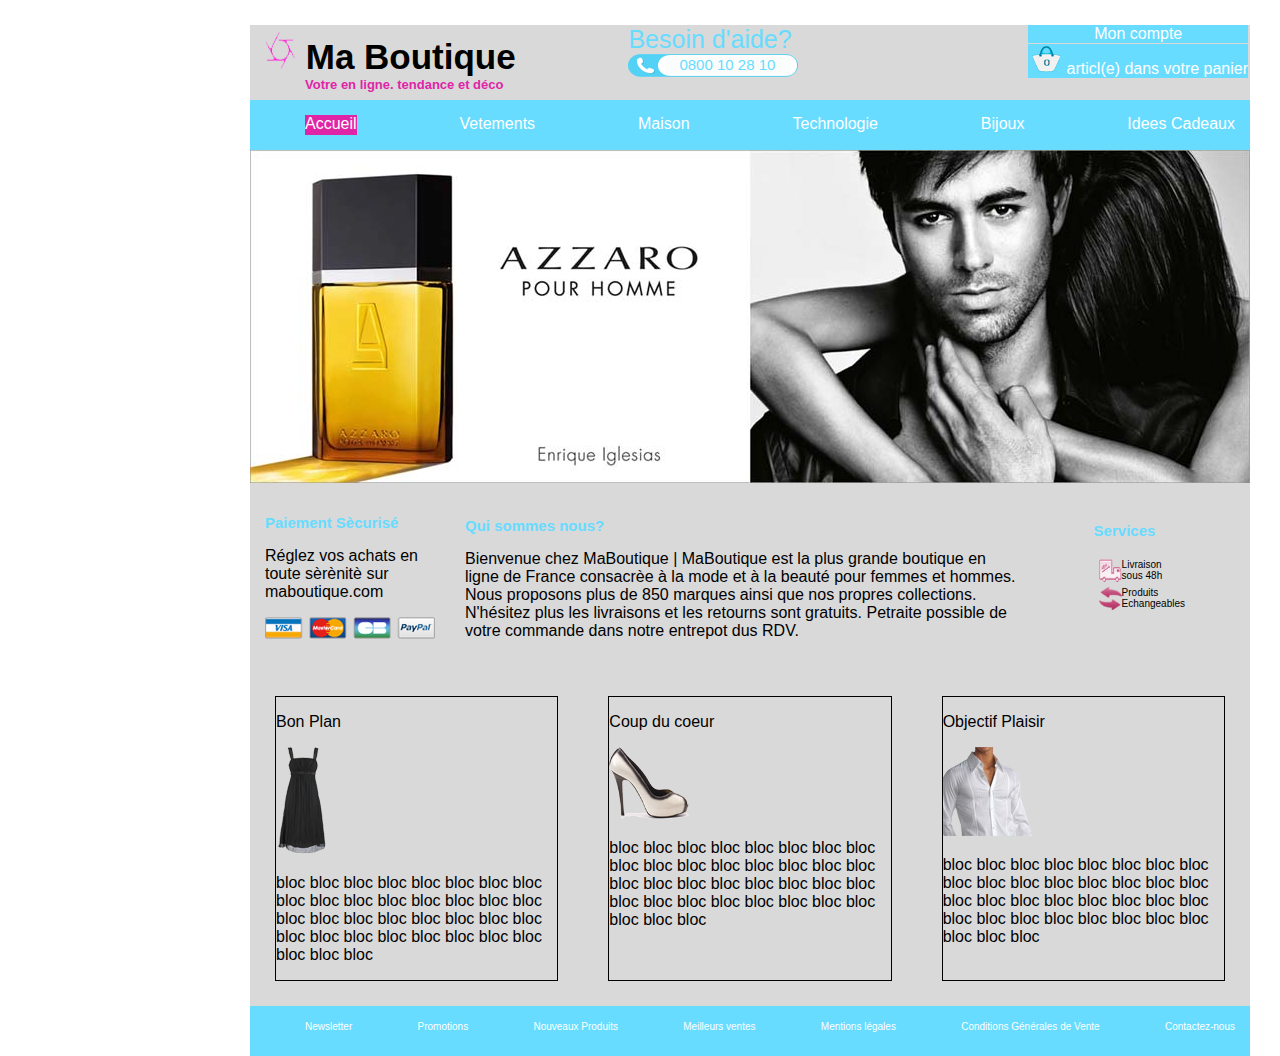
<file: Jabinesh_TP_boutique/index.html>
<!DOCTYPE html>
<html lang='fr'>

<head>
    <meta charset='UTF-8'>
    <meta name='viewport' content='width=device-width, initial-scale=1.0'>
    <meta http-equiv='X-UA-Compatible' content='ie=edge'>
    <meta name='description' content=''>
    <meta name='author' content='Jabinesh Vijayan'>
    <meta name='keyword' content=', , , ,'>
    <title>MA BOUTIQUE</title>

    <link rel='stylesheet' href='CSS/style.css'>

</head>

<body>
    <!----------- HEADER ------------->

    <header>
        <section>
            <div class="logo">
                <h1 class="titre"><img src="img/logo.png" alt="pagelogo"> Ma Boutique</h1>
                <p>Votre en ligne. tendance et déco</p>
            </div>

            <div class="help">
                <p>Besoin d'aide? </p>
                <img src="img/aide.png" alt="helplogo">
                <p class="number">0800 10 28 10</p>
            </div>

            <div class="panier">
                <p class="txtpanier">Mon compte</p>
                <p class="txtimg"><img src="img/article.png" alt="articlelogo"> articl(e) dans votre panier</p>
            </div>
        </section>
        <!-------------NAV------------->
        <nav>
            <ul>
                <li class="pink"><a href="#"></a>Accueil </li>
                <li><a href="#"></a>Vetements </li>
                <li><a href="#"></a>Maison </li>
                <li><a href="#"></a>Technologie </li>
                <li><a href="#"></a>Bijoux </li>
                <li><a href="#"></a>Idees Cadeaux </li>
            </ul>
        </nav>
    </header>

    <!----------- MAIN--------------->
    <main>
        <section>
            <div>
                <img src=" img/bandeau.png" alt="bandeau">
            </div>
        </section>

        <section>
            <div class="payment">
                <h2 class="txtpayment">Paiement Sècurisé </h2>
                <p>Réglez vos achats en toute 
                    sèrènitè sur maboutique.com</p>
                    <img src="img/paiement.png" alt="">
                    
            </div>
            
            <div class="aide">
                <h3 class="txtaide">Qui sommes nous? </h3>
                <p>Bienvenue chez MaBoutique | MaBoutique est la plus grande boutique en ligne de France
                    consacrèe à la mode et à la beauté pour femmes et hommes. Nous proposons plus de 850
                    marques ainsi que nos propres collections. <br> N'hésitez plus les livraisons et les
                    retourns sont gratuits. Petraite possible de votre commande dans notre entrepot dus
                    RDV.</p>
            </div>

            <div class="service">
                <h4 class="txtservice">Services</h4>
                <p><img src="img/camion.png" alt="camion"> Livraison sous 48h</p>
                <p><img src="img/echange.png" alt="echange">Produits Echangeables</p>
            </div>
        </section>

        <section>
            <div class="box">
                <p>Bon Plan</p>
                <img src="img/robe.png" alt="robe">
                <p>bloc bloc bloc bloc bloc bloc bloc
                    bloc bloc bloc bloc bloc bloc bloc
                    bloc bloc bloc bloc bloc bloc bloc
                    bloc bloc bloc bloc bloc bloc bloc
                    bloc bloc bloc bloc bloc bloc bloc</p>
            </div>

            <div class="box">
                <p>Coup du coeur </p>
                <img src="img/talons.png" alt="talons">
                <p>bloc bloc bloc bloc bloc bloc bloc
                    bloc bloc bloc bloc bloc bloc bloc
                    bloc bloc bloc bloc bloc bloc bloc
                    bloc bloc bloc bloc bloc bloc bloc
                    bloc bloc bloc bloc bloc bloc bloc</p>
            </div>

            <div class="box">
                <p>Objectif Plaisir</p>
                <img src="img/chemise.png" alt="chemise">
                <p>bloc bloc bloc bloc bloc bloc bloc
                    bloc bloc bloc bloc bloc bloc bloc
                    bloc bloc bloc bloc bloc bloc bloc
                    bloc bloc bloc bloc bloc bloc bloc
                    bloc bloc bloc bloc bloc bloc bloc</p>
            </div>
        </section>
    </main>
    <!------------ FOOTER ----------------->
    <footer>
        <ul>
            <li><a href="#"></a>Newsletter </li>
            <li><a href="#"></a>Promotions </li>
            <li><a href="#"></a>Nouveaux Produits </li>
            <li><a href="#"></a>Meilleurs ventes</li>
            <li><a href="#"></a>Mentions légales </li>
            <li><a href="#"></a>Conditions Générales de Vente</li>
            <li><a href="#"></a>Contactez-nous </li>
        </ul>
    </footer>


</body>

</html>
</file>
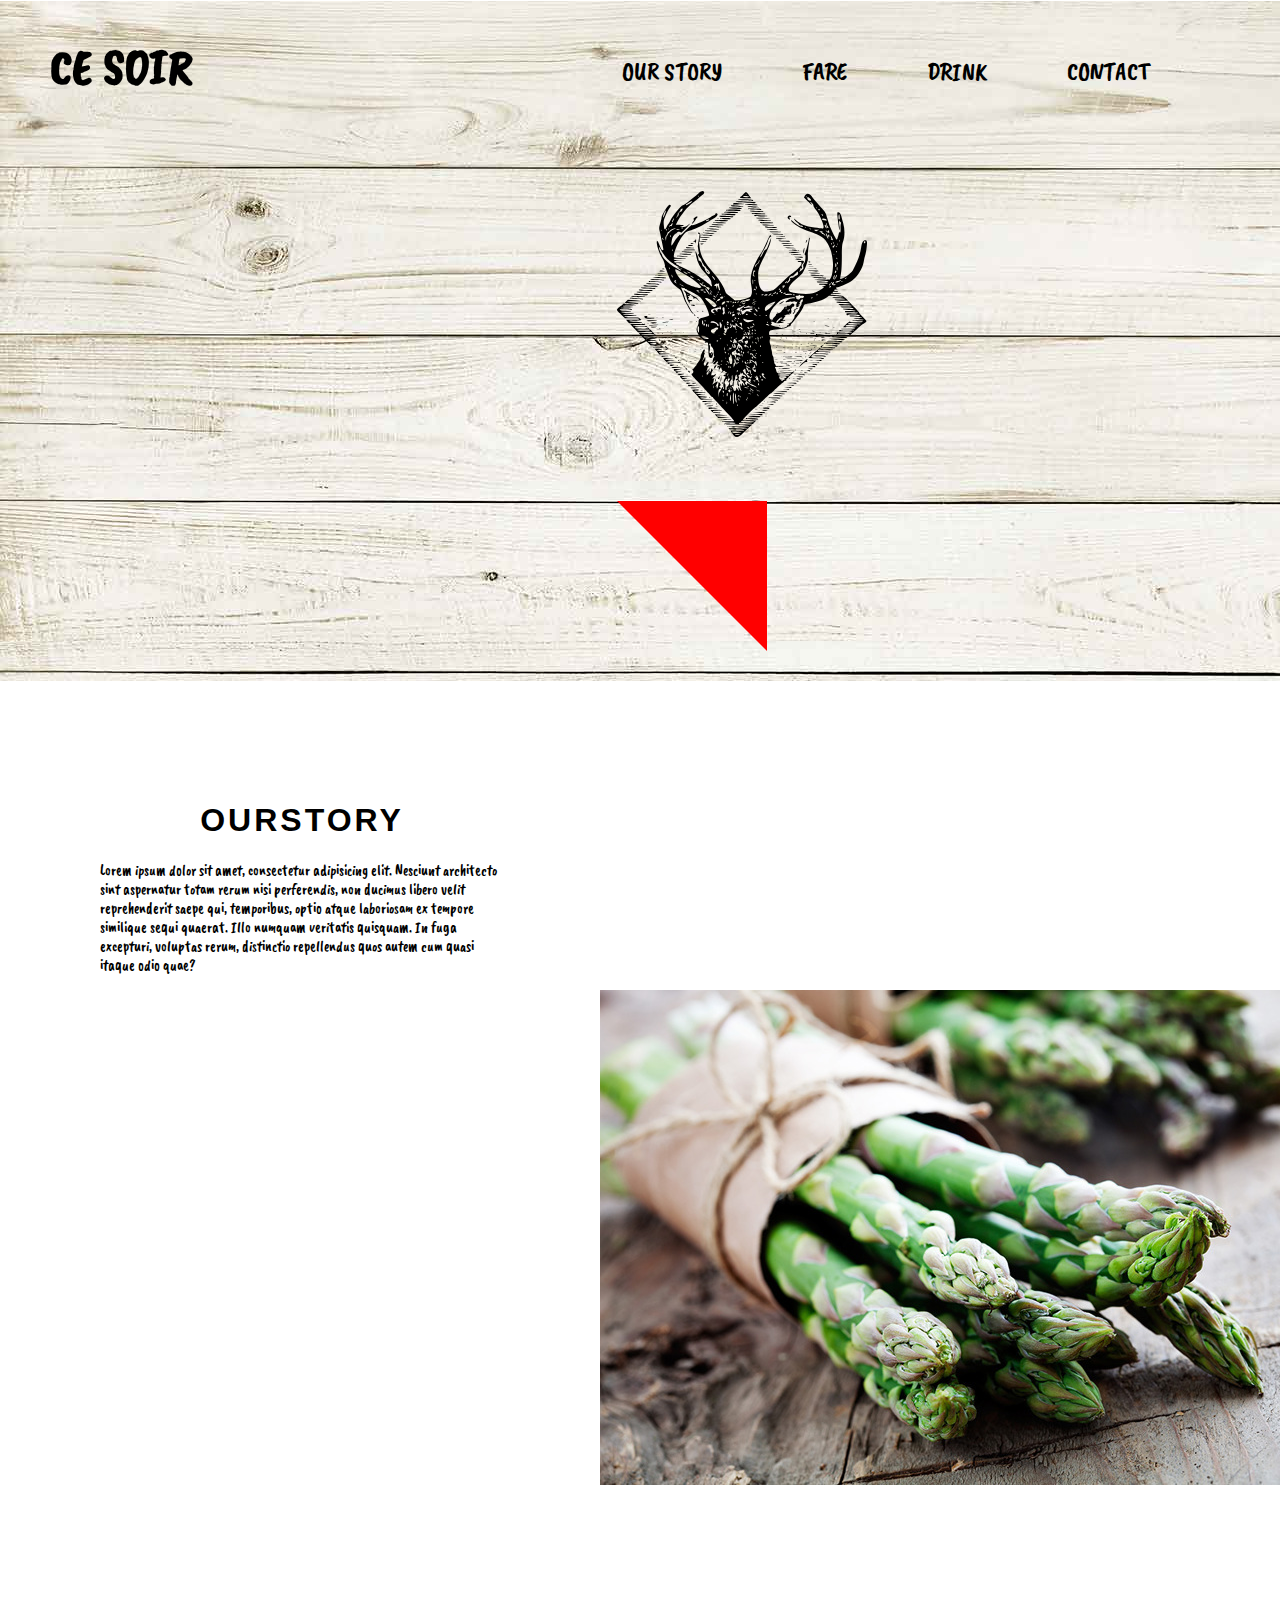
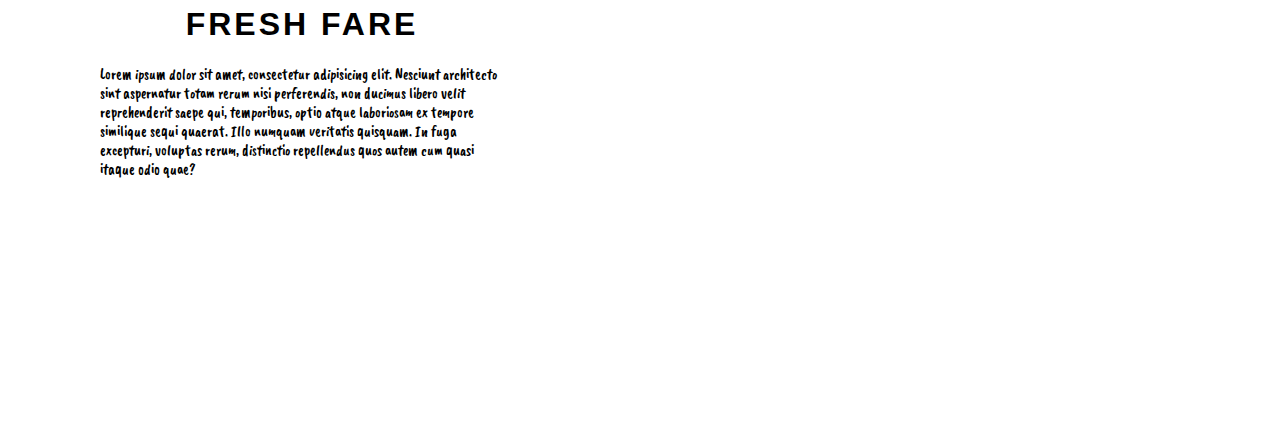
<file: TP 3/index.html>
<!DOCTYPE html>
<html lang='fr'>

<head>
    <meta charset='UTF-8'>
    <meta name='viewport' content='width=device-width, initial-scale=1.0'>
    <meta http-equiv='X-UA-Compatible' content='ie=edge'>
    <meta name='description' content=''>
    <meta name='author' content='Jabinesh Vijayan'>
    <meta name='keyword' content=', , , ,'>
    <title>CE SOIR</title>

    <link rel='stylesheet' href='CSS/cesoir.css'>
</head>

<body>

    <div id="container">
        <!-- barre de navigation-->
        <nav>
            <h1>CE SOIR</h1>
            <div class="onglets">
                <p class="link">OUR STORY</p>
                <p class="link">FARE</p>
                <p class="link">DRINK</p>
                <p class="link">CONTACT</p>
            </div>
        </nav>
        <!-- fin  barre de navigation-->

        <!-- logo et triangle-->

        <div class="logo">
            <img src="img/cerf.svg" alt="">
        </div>
            <div class="triangle"></div>
        
    </div>
    <!-- fin logo et triangle-->

    <!-- main -->
    <div class="story">
        <h1 class="ourstory">ourstory</h1>
        <p>Lorem ipsum dolor sit amet, consectetur adipisicing elit. Nesciunt architecto sint aspernatur totam rerum
            nisi perferendis, non ducimus libero velit reprehenderit saepe qui, temporibus, optio atque laboriosam ex
            tempore similique sequi quaerat. Illo numquam veritatis quisquam. In fuga excepturi, voluptas rerum,
            distinctio repellendus quos autem cum quasi itaque odio quae?</p>
        <img src="img/asperge.jpg" alt="">

    </div>

    <div class="head2">
        <h1 class="freshfare">fresh fare</h1>
        <p>Lorem ipsum dolor sit amet, consectetur adipisicing elit. Nesciunt architecto sint aspernatur totam rerum
            nisi perferendis, non ducimus libero velit reprehenderit saepe qui, temporibus, optio atque laboriosam
            ex
            tempore similique sequi quaerat. Illo numquam veritatis quisquam. In fuga excepturi, voluptas rerum,
            distinctio repellendus quos autem cum quasi itaque odio quae?</p>
    </div>



</body>

</html>
</file>
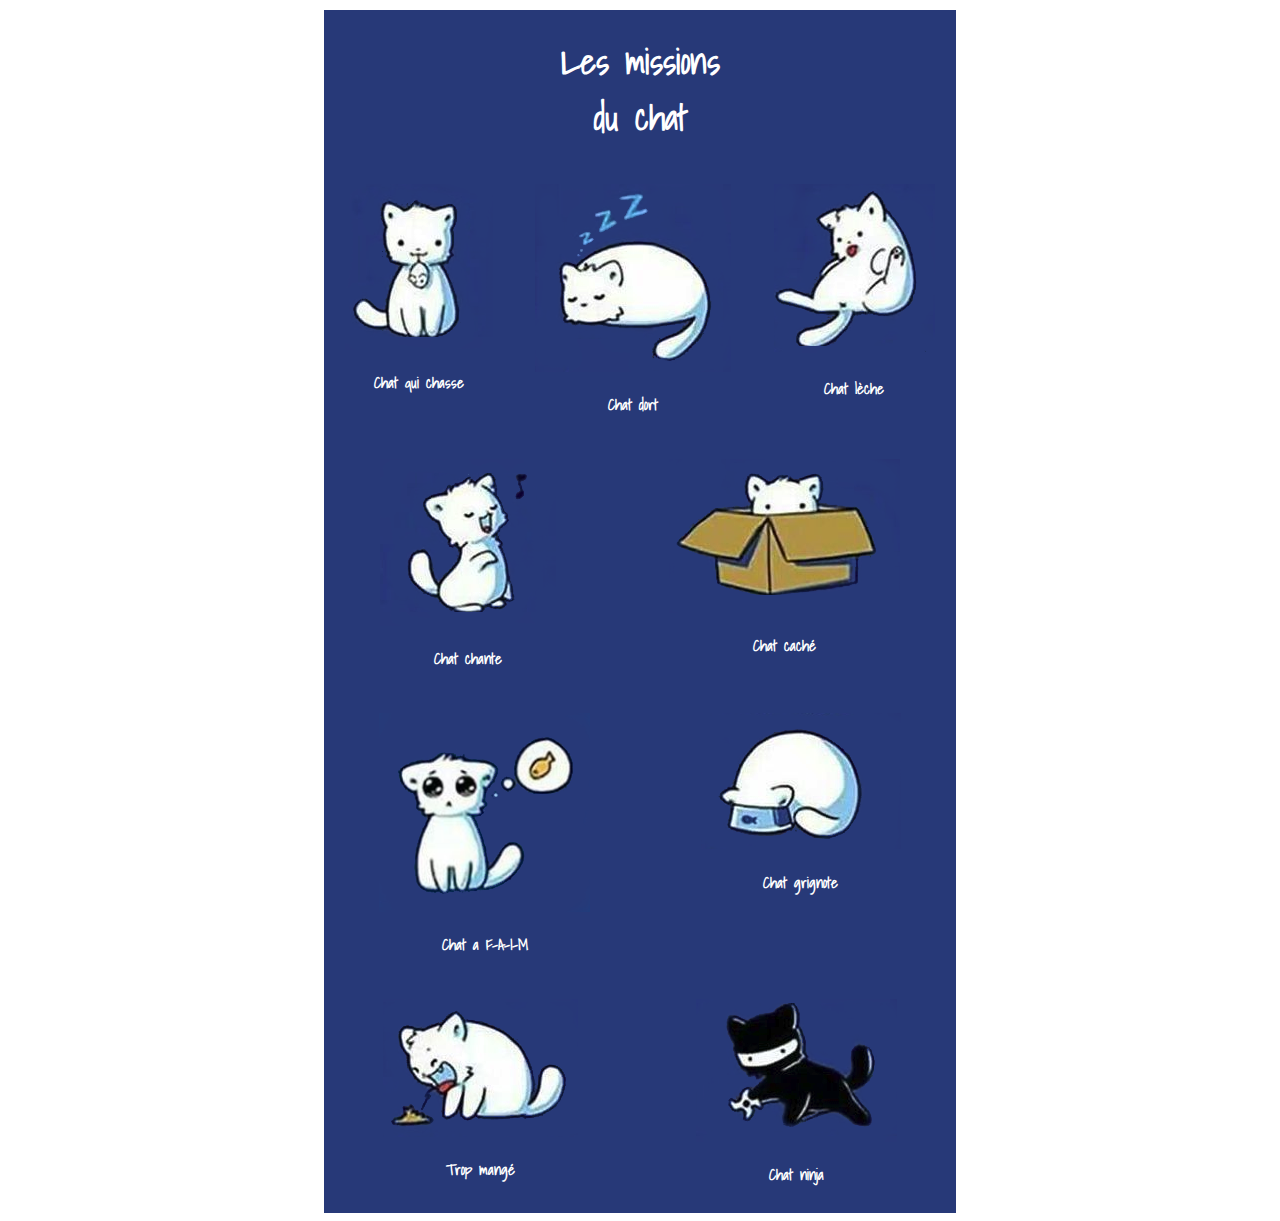
<file: TP_5/index.html>
<!DOCTYPE html>
<html lang='fr'>

<head>
    <meta charset='UTF-8'>
    <meta name='viewport' content='width=device-width, initial-scale=1.0'>
    <meta http-equiv='X-UA-Compatible' content='ie=edge'>
    <meta name='description' content=''>
    <meta name='author' content='Jabinesh Vijayan'>
    <meta name='keyword' content=', , , ,'>
    <title>LES MISSIONS DU CHAT</title>

    <link rel='stylesheet' href='CSS/style.css'>
</head>

<body>
    <div id="conteneur">
        <!-------------------- HEADER ----------------------------->
        <header>
            <h1>Les missions <br> du chat</h1>
        </header>
        <!--------------------- MAIN ----------------------------->

        <main>
            <section>
                <img src="img/chat01.PNG" alt="chasse">
                <h2>Chat qui chasse</h2>
            </section>

            <section>
                <img src="img/chat02.PNG" alt="dors">
                <h2>Chat dort</h2>
            </section>

            <section>
                <img src="img/chat03.PNG" alt="lèche">
                <h2>Chat lèche</h2>
            </section>

            <section>
                <img src="img/chat04.PNG" alt="chante">
                <h2>Chat chante</h2>
            </section>

            <section>
                <img src="img/chta05.PNG" alt="caché">
                <h2>Chat caché</h2>
            </section>

            <section>
                <img src="img/chat06.PNG" alt="F-A-I-M">
                <h2>Chat a F-A-I-M</h2>
            </section>

            <section>
                <img src="img/chat07.PNG" alt="grignote">
                <h2>Chat grignote</h2>
            </section>

            <section>
                <img src="img/chat08.PNG" alt="mangé">
                <h2>Trop mangé</h2>
            </section>

            <section>
                <img src="img/chat09.PNG" alt="ninja">
                <h2>Chat ninja</h2>
            </section>
        </main>
    </div>
</body>

</html>
</file>
<file: Jabinesh_TP_boutique/CSS/style.css>
body{
    margin: 0;
    padding: 0;
    font-family: Arial, Helvetica, sans-serif;
}

/* --------------- HEADER --------------- */
header{
    background-color: #d9d9d9;
    margin: 25px 250px 0;
    justify-content: space-evenly;
    width: 1000px;
}
header section{
    display: flex;
}

.logo{
    margin: 5px;
}
.logo h1{
    margin: 0 10px 0;
    font-size: 35px;
}

.logo p{
    text-align: center;
    font-size: 13px;
    font-weight: bold;
    margin: 0 50px;
    color: rgb(224, 36, 168);
}

.help{
    margin: 0 70px;
    color: rgb(103, 220, 255);
    font-size: 25px;
}
.help p{
    margin: 0;
}

.number{
    position: relative;
    bottom: 27px;
    left: 51px;
    font-size: 15px;
}

.panier{
    margin-left: 160px;
}
.txtpanier{
    text-align: center;
    background-color: rgb(103, 220, 255);
    color: #fff;
}

.panier p{
    margin: 0 0 1px;
    background-color: rgb(103, 220, 255);
    color: #fff;
}

.panier img{
    height: 30px;
}

ul{
    list-style-type: none;
    height: 50px;
    width: 96%;
    background-color: rgb(103, 220, 255);
    display: flex;
    justify-content: space-between;
    margin: 0;
}

ul li{
    margin: 15px;
    color: white;
    font-size: 16px;
}
ul .pink{
    background-color: rgb(224, 36, 168);
}

/*---------------- MAIN -------------------- */
main{
    background-color: #d9d9d9;
    margin: 0px 250px ;
    width: 1000px;
}

main section{
    display: flex;
}
.payment{
    margin: 15px;

}

.txtpayment{
    font-size: 15px;
    color: rgb(103, 220, 255);
}
.payment p{
    font-size: 16px;
}

.aide{
    margin: 15px;
}
.txtaide{
    font-size: 15px;
    color: rgb(103, 220, 255);
}
.service{
    margin: 15px 60px;
}

.service img{
    height: 23px;
}
.service p{
    display: flex;
    font-size: 10px;
    margin: 5px;
}
.txtservice{
    font-size: 15px;
    color: rgb(103, 220, 255);
}

.box{
    margin: 25px;
    border: 1px solid black;
}

/*-------------------FOOTER-------------------*/
footer{
    margin: 0 250px 0;
    justify-content: space-evenly;
    width: 1000px;
    font-size: 10px;
}
footer ul li{
    font-size: 10px;
}
</file>
<file: TP 3/CSS/cesoir.css>
@import url('https://fonts.googleapis.com/css2?family=Caveat+Brush&display=swap');
/* ----- Body ------*/
body{
    margin: 0;
    padding: 0;
    height: 1000px;
/* ----- fin de Body ------*/

/* ----- ID container ------*/
}
#container{
    background-image: url("../img/wood.jpg");
    height: 680px;
}
/* ----- Fin de ID container ------*/

/* ----- barre de navigation ----- */
nav{
    display: flex;
    flex-wrap: wrap;
    justify-content: space-between;
    margin: 1px 50px 15px;
    font-family: Caveat Brush;
}

nav h1{
    font-size: 50px;

    
}

nav .onglets{
    display: flex;
    flex-wrap: wrap;
    margin-top: 15px;
}

nav .onglets p{
    font-family: Arial, Helvetica, sans-serif;
    font-family: Caveat Brush;
    font-size: 25px;
    margin-right: 80px;
    padding-top: 15px;
    cursor: pointer;
}
/* ----- Fin barre de navigation ----- */

/* ------ Logo et triangle ---------*/
.logo{
    height: 250px;
    width: 250px;
    margin: 60px 617px ;

}
.triangle{
    height : 0;
    width : 0;
    border-top : 150px solid red;
    border-left : 150px solid transparent;
    margin: 60px 617px ;

}
/* ------ fin de Logo et triangle ---------*/

/* ------ Our story  ---------*/
.story{
    margin: 50px;
    padding: 50px;
    height: 338px;
    width: 404px;
}
.story h1{
    font-family: Verdana, Geneva, Tahoma, sans-serif;
    text-align: center;
    text-transform: uppercase;
    letter-spacing: 3px;
}
.story p{
    font-size: 15px;
    font-family: Caveat Brush;
}
.story img{
    float: left;
    margin-left: 500px;
}

/* ------ fin de Our story  ---------*/

/* ------  Fresh fare  ---------*/

.head2{
    display: inline-block;
    margin: 50px;
    padding: 50px;
    height: 338px;
    width: 404px;
}
.head2 h1{
    font-family: Verdana, Geneva, Tahoma, sans-serif;
    text-align: center;
    text-transform: uppercase;
    letter-spacing: 3px;
}
.head2 p{
    font-size: 15px;
    font-family: Caveat Brush;
}

/* ------  fin de Fresh fare  ---------*/
</file>
<file: TP_5/CSS/style.css>
/*------------ GOOGLE FONT IMPORT ------------------ */

@import url('https://fonts.googleapis.com/css2?family=Shadows+Into+Light&display=swap');

/*------------ BODY ------------- */

#conteneur{
    font-family: 'Shadows Into Light', cursive;
    margin: auto;
    padding: 0;
    width: 50%;
    height: 50%;
    background-color: #273978;
}

/*------------ HEADER -------------- */
header{
    text-align: center;
    color: #ffffff;
    display: flex;
    justify-content: center;
    margin-top: 10px;
}

h1{
    font-size: 35px;
}

/*------------ MAIN -------------- */
main{
    display: flex;
    flex-wrap: wrap;
    justify-content: space-around;
}

h2{
    color: #ffffff;
    font-size: 15px;
}

section{
    text-align: center;
    font-size: 19px;
    margin: 15px;
}
</file>
